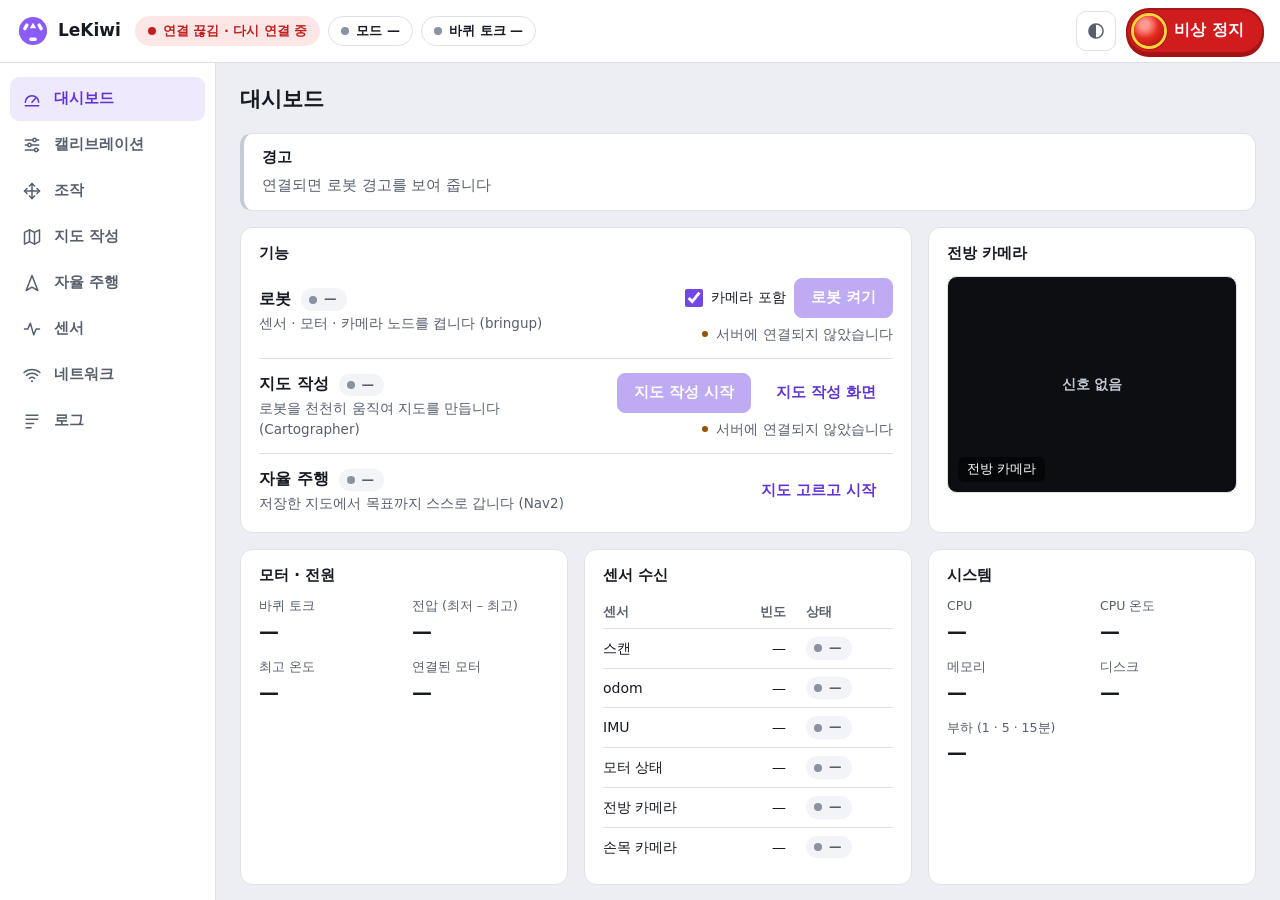
<file: lekiwi_web_operator/web/index.html>
<!doctype html>
<html lang="ko">
<head>
	<meta charset="utf-8">
	<meta name="viewport" content="width=device-width, initial-scale=1, viewport-fit=cover">
	<meta name="color-scheme" content="light dark">
	<title>LeKiwi 웹 오퍼레이터</title>
	<link rel="icon" href="favicon.svg" type="image/svg+xml">
	<link rel="stylesheet" href="css/app.css">
	<script>
		// 밝기를 첫 그림 전에 정한다 (깜박임 방지): 저장해 둔 값, 없거나 저장소를 못 쓰면 시스템 설정.
		// CSS 는 data-theme 하나만 본다 (어두운 색을 두 번 적지 않게).
		document.documentElement.dataset.theme =
			matchMedia('(prefers-color-scheme: dark)').matches ? 'dark' : 'light';
		try {
			const theme = localStorage.getItem('lekiwi-web-operator.theme');
			if (theme === 'light' || theme === 'dark') {
				document.documentElement.dataset.theme = theme;
			}
		} catch {
			// 사생활 보호 모드 등
		}
	</script>
	<script type="module" src="js/app.js"></script>
</head>
<body>
	<header class="topbar">
		<a class="brand" href="#/dashboard">
			<img src="favicon.svg" alt="" width="30" height="30">
			<span class="brand-text">
				<span class="robot-name" id="robot-name">LeKiwi</span>
				<span class="robot-mode" id="robot-mode" aria-hidden="true"></span>
			</span>
		</a>
		<div class="topbar-status">
			<span class="chip" id="chip-link" data-tone="warn" aria-live="polite">
				<span class="dot"></span><span class="chip-text">연결 중</span>
			</span>
			<span class="chip" id="chip-mode" data-tone="neutral">
				<span class="dot"></span><span class="chip-text">모드 —</span>
			</span>
			<span class="chip" id="chip-motor" data-tone="neutral">
				<span class="dot"></span>
				<span><span class="wide-only">바퀴 </span><span class="chip-text">토크 —</span></span>
			</span>
			<span class="control" id="control"></span>
		</div>
		<div class="topbar-actions">
			<button type="button" class="icon-btn" id="theme-toggle" aria-label="밝기 바꾸기">
				<svg viewBox="0 0 24 24" aria-hidden="true">
					<circle cx="12" cy="12" r="8.5"/><path d="M12 3.5a8.5 8.5 0 0 0 0 17z"/>
				</svg>
			</button>
			<button type="button" class="estop" id="estop" data-estop
				aria-label="비상 정지: 바퀴를 멈추고 바퀴 · 팔 토크를 끄고 (편 팔은 떨어집니다) 자율 주행 목표를 취소합니다">
				<span class="estop-knob" aria-hidden="true"></span>
				<span>비상 정지</span>
			</button>
		</div>
	</header>

	<p class="estop-banner" id="estop-banner" role="alert" hidden></p>

	<nav class="sidenav" aria-label="화면">
		<a href="#/dashboard" data-route="dashboard">
			<svg viewBox="0 0 24 24" aria-hidden="true">
				<path d="M4 16a8 8 0 0 1 16 0"/><path d="M12 16l4-4.5"/><path d="M4 20h16"/>
			</svg>
			<span>대시보드</span>
		</a>
		<a href="#/calibration" data-route="calibration">
			<svg viewBox="0 0 24 24" aria-hidden="true">
				<path d="M4 6h9M17 6h3M4 12h3M11 12h9M4 18h11M19 18h1"/>
				<circle cx="15" cy="6" r="2"/><circle cx="9" cy="12" r="2"/><circle cx="17" cy="18" r="2"/>
			</svg>
			<!-- 휴대폰 탭바 (8칸)에는 '캘리브레이션'이 들어가지 않아 '보정'으로 줄인다 -->
			<span class="nav-full">캘리브레이션</span><span class="nav-short">보정</span>
		</a>
		<a href="#/drive" data-route="drive">
			<svg viewBox="0 0 24 24" aria-hidden="true">
				<path d="M12 3v18M3 12h18"/>
				<path d="M9 6l3-3 3 3M9 18l3 3 3-3M6 9l-3 3 3 3M18 9l3 3-3 3"/>
			</svg>
			<span>조작</span>
		</a>
		<a href="#/mapping" data-route="mapping">
			<svg viewBox="0 0 24 24" aria-hidden="true">
				<path d="M3 6.5l6-3 6 3 6-3v14l-6 3-6-3-6 3z"/><path d="M9 3.5v14M15 6.5v14"/>
			</svg>
			<span>지도 작성</span>
		</a>
		<a href="#/navigation" data-route="navigation">
			<svg viewBox="0 0 24 24" aria-hidden="true"><path d="M12 3l7 18-7-4-7 4z"/></svg>
			<span>자율 주행</span>
		</a>
		<a href="#/sensors" data-route="sensors">
			<svg viewBox="0 0 24 24" aria-hidden="true"><path d="M3 12h4l3-7 4 14 3-7h4"/></svg>
			<span>센서</span>
		</a>
		<a href="#/network" data-route="network">
			<svg viewBox="0 0 24 24" aria-hidden="true">
				<path d="M2.5 9a14 14 0 0 1 19 0"/><path d="M5.5 12.5a9.5 9.5 0 0 1 13 0"/>
				<path d="M8.8 16a5 5 0 0 1 6.4 0"/>
				<circle cx="12" cy="19.5" r="1.3" fill="currentColor" stroke="none"/>
			</svg>
			<span>네트워크</span>
		</a>
		<a href="#/logs" data-route="logs">
			<svg viewBox="0 0 24 24" aria-hidden="true">
				<path d="M5 5h14M5 10h14M5 15h9M5 20h6"/>
			</svg>
			<span>로그</span>
		</a>
	</nav>

	<main id="main" tabindex="-1"></main>

	<div class="toasts" id="toasts" aria-live="polite"></div>

	<dialog id="confirm" aria-labelledby="confirm-title" aria-describedby="confirm-message">
		<form method="dialog">
			<h2 id="confirm-title"></h2>
			<p id="confirm-message"></p>
			<div class="dialog-actions">
				<!-- 모달이 열려 있는 동안 상단 바는 눌리지 않는다: 여기서도 비상 정지 (누르면 창은 취소로 닫힌다) -->
				<button type="button" class="estop" data-estop
					aria-label="비상 정지: 바퀴를 멈추고 바퀴 · 팔 토크를 끄고 (편 팔은 떨어집니다) 자율 주행 목표를 취소합니다. 이 창은 취소됩니다">
					<span class="estop-knob" aria-hidden="true"></span>
					<span>비상 정지</span>
				</button>
				<button type="submit" value="cancel" class="btn" autofocus>취소</button>
				<button type="submit" value="ok" class="btn btn-primary" id="confirm-ok"></button>
			</div>
		</form>
	</dialog>
</body>
</html>
</file>
<file: lekiwi_web_operator/web/css/app.css>
/* LeKiwi 웹 오퍼레이터: 운용 콘솔 화면. 시스템 글꼴만 쓰고 밝은 · 어두운 화면을 모두 지원한다. */

/* ── 색 · 글꼴 ─────────────────────────────────────────── */

:root {
	color-scheme: light;
	--font: system-ui, 'Noto Sans KR', 'Apple SD Gothic Neo', 'Malgun Gothic', sans-serif;
	--mono: ui-monospace, 'SFMono-Regular', 'DejaVu Sans Mono', 'Noto Sans Mono', monospace;
	--bg: #eceef3;
	--panel: #ffffff;
	--well: #f3f4f7;
	--ink: #161a22;
	--ink-2: #575f6d;
	--ink-3: #8a91a0;
	--line: #dde1e8;
	--line-2: #c5cbd5;
	--accent: #8a5cf5;
	--accent-fill: #7346e8;
	--accent-text: #5f33d6;
	--accent-soft: #efe9fe;
	--ok: #13703f;
	--ok-soft: #e1f3e8;
	--warn: #935400;
	--warn-soft: #fcefd6;
	--danger: #c22020;
	--danger-soft: #fde6e6;
	--info: #1d5cbc;
	--info-soft: #e5edfb;
	--scan: #e5532c;
	--grid: rgba(22, 26, 34, 0.09);
	--map-free: #ffffff;
	--map-occupied: #1b1f27;
	--preview-filter: none;
	--estop: #d01c1c;
	--estop-press: #a51212;
	--shadow: 0 10px 30px rgba(16, 20, 28, 0.16);
	--float-shadow: 0 2px 8px rgba(16, 20, 28, 0.14);
}

/* 시스템 설정을 따를 때도 index.html 첫 스크립트가 data-theme 를 정한다 (어두운 색은 여기 한 곳) */
:root[data-theme='dark'] {
	color-scheme: dark;
	--bg: #111318;
	--panel: #191c23;
	--well: #14161c;
	--ink: #e8eaef;
	--ink-2: #a3aab7;
	--ink-3: #6f7685;
	--line: #2a2e38;
	--line-2: #3b414e;
	--accent: #9d7bff;
	--accent-fill: #7a4ff0;
	--accent-text: #b9a3ff;
	--accent-soft: #2a2343;
	--ok: #53cf8d;
	--ok-soft: #15291f;
	--warn: #f0b252;
	--warn-soft: #33270f;
	--danger: #ff6e6e;
	--danger-soft: #3a1b1d;
	--info: #7eb0ff;
	--info-soft: #172741;
	--scan: #ff7b52;
	--grid: rgba(232, 234, 239, 0.08);
	--map-free: #22262f;
	--map-occupied: #dfe3ea;
	--preview-filter: invert(0.88);
	--estop: #d82222;
	--estop-press: #ad1616;
	--shadow: 0 10px 30px rgba(0, 0, 0, 0.5);
	--float-shadow: 0 2px 8px rgba(0, 0, 0, 0.45);
}

/* ── 바탕 · 뼈대 ───────────────────────────────────────── */

*,
*::before,
*::after {
	box-sizing: border-box;
}

[hidden] {
	display: none !important;
}

body {
	display: grid;
	grid-template:
		'top top' auto
		'banner banner' auto
		'nav main' minmax(0, 1fr) / 216px minmax(0, 1fr);
	height: 100vh;
	height: 100dvh;
	margin: 0;
	overflow: hidden;
	background: var(--bg);
	color: var(--ink);
	font: 15px/1.5 var(--font);
	font-variant-numeric: tabular-nums;
	-webkit-font-smoothing: antialiased;
	-webkit-text-size-adjust: 100%;
}

main {
	grid-area: main;
	min-width: 0;
	padding: 20px 24px 40px;
	overflow-y: auto;
	outline: none;
}

h1,
h2,
h3 {
	margin: 0;
	line-height: 1.3;
}

h1 {
	font-size: 21px;
	font-weight: 700;
}

h2 {
	margin-bottom: 12px;
	font-size: 15px;
	font-weight: 600;
}

h3 {
	font-size: 15px;
	font-weight: 600;
}

a {
	color: var(--accent-text);
}

:focus-visible {
	outline: 3px solid var(--accent);
	outline-offset: 2px;
}

kbd {
	display: inline-grid;
	place-items: center;
	min-width: 26px;
	height: 24px;
	padding: 0 6px;
	border: 1px solid var(--line-2);
	border-bottom-width: 2px;
	border-radius: 6px;
	background: var(--well);
	color: var(--ink);
	font: 600 12px/1 var(--font);
}

.mono {
	font-family: var(--mono);
	font-size: 13px;
}

.page-head {
	display: flex;
	flex-wrap: wrap;
	align-items: center;
	gap: 12px;
	min-height: 34px;
	margin-bottom: 16px;
}

/* ── 상단 바 ───────────────────────────────────────────── */

.topbar {
	grid-area: top;
	display: flex;
	align-items: center;
	gap: 14px;
	min-height: 62px;
	padding: 8px 16px 8px 18px;
	border-bottom: 1px solid var(--line);
	background: var(--panel);
}

.brand {
	display: flex;
	flex: none;
	align-items: center;
	gap: 10px;
	min-width: 0;
	max-width: 230px;
	color: inherit;
	text-decoration: none;
}

.brand-text {
	display: grid;
	min-width: 0;
	line-height: 1.25;
}

.robot-name {
	overflow: hidden;
	font-size: 17px;
	font-weight: 700;
	text-overflow: ellipsis;
	white-space: nowrap;
}

/* 휴대폰에서만: 모드 칩 대신 로봇 이름 아래 작은 글자 */
.robot-mode {
	display: none;
	color: var(--ink-2);
	font-size: 12px;
	font-weight: 600;
	white-space: nowrap;
}

.topbar-status {
	display: flex;
	flex: 1;
	align-items: center;
	gap: 8px;
	min-width: 0;
	overflow: hidden;
}

.control {
	display: inline-flex;
	align-items: center;
	gap: 8px;
}

.topbar-actions {
	display: flex;
	flex: none;
	align-items: center;
	gap: 10px;
	margin-left: auto;
}

.icon-btn {
	display: inline-grid;
	place-items: center;
	width: 40px;
	height: 40px;
	border: 1px solid var(--line);
	border-radius: 10px;
	background: var(--panel);
	color: var(--ink-2);
	cursor: pointer;
}

.icon-btn:hover {
	color: var(--ink);
	background: var(--well);
}

.icon-btn svg {
	width: 20px;
	height: 20px;
	fill: none;
	stroke: currentColor;
	stroke-width: 1.8;
}

.icon-btn svg path {
	fill: currentColor;
	stroke: none;
}

/* 비상 정지: 화면에서 하나뿐인 큰 소리. 노란 받침 위 빨간 버섯 버튼 모양 */
.estop {
	display: inline-flex;
	align-items: center;
	gap: 10px;
	min-height: 46px;
	padding: 0 20px 0 8px;
	border: 0;
	border-radius: 999px;
	background: var(--estop);
	color: #fff;
	font: inherit;
	font-size: 15.5px;
	font-weight: 800;
	letter-spacing: 0.01em;
	white-space: nowrap;
	box-shadow: inset 0 0 0 2px rgba(0, 0, 0, 0.2), 0 3px 0 var(--estop-press);
	cursor: pointer;
	touch-action: none;   /* 누르는 순간(pointerdown) 보낸다: 끌어도 화면 이동 · 확대로 가로채지 않게 */
}

.estop:hover:not(:disabled) {
	filter: brightness(1.07);
}

/* 보기 전용 화면: 보이되 누를 수 없다는 것이 바로 보이게 */
.estop:disabled {
	box-shadow: none;
	cursor: not-allowed;
	filter: grayscale(0.7);
	opacity: 0.5;
}

.estop:active:not(:disabled) {
	background: var(--estop-press);
	box-shadow: inset 0 0 0 2px rgba(0, 0, 0, 0.25);
	transform: translateY(3px);
}

.estop:focus-visible {
	outline: 3px solid var(--ink);
	outline-offset: 3px;
}

.estop-knob {
	flex: none;
	width: 30px;
	height: 30px;
	border-radius: 50%;
	background: radial-gradient(circle at 36% 30%, #ff9a8f 0 14%, #e5291f 48%, #9c0f0f 100%);
	box-shadow: 0 0 0 3px #ffd43b, 0 0 0 4px rgba(0, 0, 0, 0.25);
}

/* 비상 정지가 걸려 있는 동안 모든 화면 위쪽에 (어느 화면에서 눌렀든) */
.estop-banner {
	grid-area: banner;
	display: flex;
	align-items: center;
	gap: 10px;
	margin: 0;
	padding: 10px 18px;
	border-bottom: 1px solid var(--line);
	background: var(--danger-soft);
	color: var(--danger);
	font-size: 14.5px;
	font-weight: 700;
}

.estop-banner::before {
	content: '';
	flex: none;
	width: 10px;
	height: 10px;
	border-radius: 50%;
	background: var(--danger);
}

/* ── 상태 표시 (점 + 글자) ─────────────────────────────── */

.chip,
.badge {
	display: inline-flex;
	align-items: center;
	gap: 7px;
	white-space: nowrap;
}

.chip {
	flex: none;
	height: 30px;
	padding: 0 12px;
	border: 1px solid var(--line);
	border-radius: 999px;
	background: var(--panel);
	color: var(--ink);
	font-size: 13px;
	font-weight: 600;
}

.badge {
	max-width: 100%;
	padding: 2px 10px 2px 8px;
	border-radius: 999px;
	background: var(--well);
	color: var(--ink-2);
	font-size: 12.5px;
	font-weight: 600;
	line-height: 1.5;
	white-space: normal;
}

.dot {
	flex: none;
	width: 8px;
	height: 8px;
	border-radius: 50%;
	background: var(--ink-3);
}

[data-tone='ok'] > .dot {
	background: var(--ok);
}

[data-tone='warn'] > .dot {
	background: var(--warn);
}

[data-tone='danger'] > .dot {
	background: var(--danger);
}

[data-tone='info'] > .dot {
	background: var(--info);
}

[data-tone='accent'] > .dot {
	background: var(--accent);
}

.chip[data-tone='warn'] {
	border-color: transparent;
	background: var(--warn-soft);
	color: var(--warn);
}

.chip[data-tone='danger'] {
	border-color: transparent;
	background: var(--danger-soft);
	color: var(--danger);
}

.chip[data-tone='accent'] {
	border-color: var(--accent);
	color: var(--accent-text);
}

.badge[data-tone='ok'] {
	background: var(--ok-soft);
	color: var(--ok);
}

.badge[data-tone='warn'] {
	background: var(--warn-soft);
	color: var(--warn);
}

.badge[data-tone='danger'] {
	background: var(--danger-soft);
	color: var(--danger);
}

.badge[data-tone='info'] {
	background: var(--info-soft);
	color: var(--info);
}

.badge[data-tone='accent'] {
	background: var(--accent-soft);
	color: var(--accent-text);
}

/* ── 왼쪽 탐색 ─────────────────────────────────────────── */

.sidenav {
	grid-area: nav;
	display: flex;
	flex-direction: column;
	gap: 2px;
	padding: 14px 10px;
	overflow-y: auto;
	border-right: 1px solid var(--line);
	background: var(--panel);
}

.sidenav a {
	display: flex;
	align-items: center;
	gap: 12px;
	min-height: 44px;
	padding: 0 12px;
	border-radius: 9px;
	color: var(--ink-2);
	font-size: 14.5px;
	font-weight: 600;
	text-decoration: none;
}

.sidenav a:hover {
	background: var(--well);
	color: var(--ink);
}

.sidenav a[aria-current='page'] {
	background: var(--accent-soft);
	color: var(--accent-text);
}

.nav-short {
	display: none;
}

.sidenav svg {
	flex: none;
	width: 20px;
	height: 20px;
	fill: none;
	stroke: currentColor;
	stroke-width: 1.8;
	stroke-linecap: round;
	stroke-linejoin: round;
}

/* ── 버튼 · 입력 ───────────────────────────────────────── */

.btn {
	display: inline-flex;
	align-items: center;
	justify-content: center;
	gap: 8px;
	min-height: 40px;
	padding: 0 16px;
	border: 1px solid var(--line-2);
	border-radius: 8px;
	background: var(--panel);
	color: var(--ink);
	font: inherit;
	font-size: 14.5px;
	font-weight: 600;
	line-height: 1.2;
	text-decoration: none;
	white-space: nowrap;
	cursor: pointer;
}

.btn:hover:not(:disabled) {
	background: var(--well);
}

.btn:active:not(:disabled) {
	transform: translateY(1px);
}

.btn:disabled {
	cursor: not-allowed;
	opacity: 0.45;
}

.btn-primary {
	border-color: var(--accent-fill);
	background: var(--accent-fill);
	color: #fff;
}

.btn-primary:hover:not(:disabled) {
	background: var(--accent-fill);
	filter: brightness(1.08);
}

.btn-danger {
	border-color: var(--danger);
	color: var(--danger);
}

.btn-danger:hover:not(:disabled) {
	background: var(--danger-soft);
}

.btn-danger-fill {
	border-color: var(--estop);
	background: var(--estop);
	color: #fff;
}

.btn-danger-fill:hover:not(:disabled) {
	background: var(--estop);
	filter: brightness(1.08);
}

.btn-ghost {
	border-color: transparent;
	background: transparent;
	color: var(--accent-text);
}

.btn-ghost:hover:not(:disabled) {
	background: var(--accent-soft);
}

.btn-small {
	min-height: 34px;
	padding: 0 12px;
	font-size: 13.5px;
}

.btn-float {
	box-shadow: var(--float-shadow);
}

.actions {
	display: flex;
	flex-wrap: wrap;
	align-items: center;
	gap: 8px;
}

.panel-actions {
	margin-top: 14px;
}

.panel-actions:not(:has(.btn:not([hidden]))) {
	display: none;
}

.check {
	display: inline-flex;
	align-items: center;
	gap: 8px;
	min-height: 40px;
	font-size: 14px;
	cursor: pointer;
}

.check input {
	width: 18px;
	height: 18px;
	margin: 0;
	accent-color: var(--accent-fill);
}

.check:has(input:disabled) {
	color: var(--ink-3);
	cursor: not-allowed;
}

.field-label {
	display: block;
	margin-bottom: 6px;
	color: var(--ink-2);
	font-size: 13px;
	font-weight: 600;
}

.input {
	width: 100%;
	min-height: 42px;
	margin-bottom: 12px;
	padding: 0 12px;
	border: 1px solid var(--line-2);
	border-radius: 8px;
	background: var(--panel);
	color: var(--ink);
	font: inherit;
}

/* 세그먼트 (지도 도구 · 로그 고르기) */
.seg {
	display: inline-flex;
	flex-wrap: wrap;
	gap: 2px;
	padding: 3px;
	border: 1px solid var(--line);
	border-radius: 10px;
	background: var(--panel);
}

.seg button {
	min-height: 34px;
	padding: 0 12px;
	border: 0;
	border-radius: 7px;
	background: transparent;
	color: var(--ink-2);
	font: inherit;
	font-size: 13.5px;
	font-weight: 600;
	cursor: pointer;
}

/* 눌린 칸은 빼야 고른 칸이 보인다 (터치 화면은 누른 뒤에도 hover 가 남는다) */
.seg button:hover:not(:disabled, [aria-pressed='true']) {
	background: var(--well);
	color: var(--ink);
}

.seg button[aria-pressed='true'] {
	background: var(--accent-fill);
	color: #fff;
}

.seg button:disabled {
	cursor: not-allowed;
	opacity: 0.4;
}

.seg-float {
	box-shadow: var(--float-shadow);
}

@media (pointer: coarse) {
	.btn,
	.btn-small,
	.seg button {
		min-height: 44px;
	}

	.icon-btn {
		width: 44px;
		height: 44px;
	}
}

/* ── 판 · 읽음 칸 · 안내 ───────────────────────────────── */

.panel {
	min-width: 0;
	padding: 16px 18px 18px;
	border: 1px solid var(--line);
	border-radius: 12px;
	background: var(--panel);
}

.panel-head {
	display: flex;
	flex-wrap: wrap;
	align-items: center;
	justify-content: space-between;
	gap: 8px 12px;
	margin-bottom: 12px;
}

.panel-head h2 {
	margin: 0;
}

.sub {
	margin: 16px 0 8px;
	color: var(--ink-2);
	font-size: 13px;
}

.readouts {
	display: grid;
	grid-template-columns: repeat(auto-fill, minmax(112px, 1fr));
	gap: 14px 16px;
	margin: 0;
}

.readout {
	min-width: 0;
}

.readout dt {
	color: var(--ink-2);
	font-size: 12.5px;
	word-break: keep-all;   /* 좁은 휴대폰에서 '예상 시간 (어' · '림)' 처럼 낱말 가운데서 꺾이지 않게 */
}

.readout dd {
	margin: 2px 0 0;
	font-size: 20px;
	font-weight: 600;
	line-height: 1.3;
	overflow-wrap: anywhere;
}

.readout dd[data-unit]:not(.is-empty)::after {
	content: ' ' attr(data-unit);
	color: var(--ink-2);
	font-size: 13px;
	font-weight: 500;
}

/* 각도는 띄우지 않는다 (156.6° · 20°/s) */
.readout dd[data-unit='°']:not(.is-empty)::after,
.readout dd[data-unit='°/s']:not(.is-empty)::after {
	content: attr(data-unit);
}

.readouts-small dd {
	font-size: 16px;
}

/* x · y · z 처럼 셋이 한 묶음인 값은 좁은 화면에서도 한 줄에 */
.readouts-3 {
	grid-template-columns: repeat(3, minmax(0, 1fr));
}

.readouts-text {
	grid-template-columns: repeat(auto-fill, minmax(150px, 1fr));
}

.readouts-text dd {
	font-size: 15px;
}

.guide {
	margin: 0 0 12px;
	color: var(--ink-2);
	font-size: 13.5px;
}

.guide:empty {
	display: none;
}

/* 눌리지 않는 이유: 버튼 바로 아래에 늘 글자로 */
.reason {
	display: flex;
	gap: 8px;
	margin: 10px 0 0;
	color: var(--ink-2);
	font-size: 13.5px;
}

.reason::before {
	content: '';
	flex: none;
	width: 6px;
	height: 6px;
	margin-top: 0.55em;
	border-radius: 50%;
	background: var(--warn);
}

.notice {
	margin: 0 0 14px;
	padding: 10px 12px;
	border-radius: 9px;
	background: var(--warn-soft);
	color: var(--warn);
	font-size: 14px;
	font-weight: 600;
}

.reason:empty,
.notice:empty,
.hint:empty,
.save-result:empty,
.fault-list:empty,
.pick-list:empty,
.power-line:empty,
.url-list:empty,
.warning-list:empty {
	display: none;
}

.hint {
	margin: 14px 0 0;
	color: var(--ink-2);
	font-size: 13px;
	word-break: keep-all;   /* '바 / 로' · '닫 / 거나' 처럼 낱말 가운데서 꺾이지 않게 */
}

.feature-off {
	margin: 0 0 12px;
	padding: 10px 12px;
	border-radius: 9px;
	background: var(--well);
	color: var(--ink-2);
	font-size: 13.5px;
}

.is-calm {
	color: var(--ink-2);
	list-style: none;
}

/* ── 표 ────────────────────────────────────────────────── */

.table {
	width: 100%;
	border-collapse: collapse;
	font-size: 14px;
}

.table th {
	padding: 6px 10px;
	border-bottom: 1px solid var(--line);
	color: var(--ink-2);
	font-size: 12.5px;
	font-weight: 600;
	text-align: left;
	white-space: nowrap;
}

.table td {
	padding: 8px 10px;
	border-bottom: 1px solid var(--line);
	white-space: nowrap;
}

.table tr:last-child td {
	border-bottom: 0;
}

.table th:first-child,
.table td:first-child {
	padding-left: 0;
}

.table .num {
	text-align: right;
}

.table-wrap {
	overflow-x: auto;
}

/* 좁은 표에서 '연결' 같은 배지가 한 글자씩 꺾이지 않게 (넘치면 표가 옆으로 밀린다) */
.table .badge {
	white-space: nowrap;
}

/* ── 고르기 목록 (지도 · 와이파이) ─────────────────────── */

.pick-list {
	display: grid;
	gap: 6px;
	max-height: 300px;
	margin: 0 0 12px;
	padding: 0;
	overflow-y: auto;
	list-style: none;
}

.pick {
	display: grid;
	grid-template-columns: minmax(0, 1fr) auto;
	align-items: center;
	gap: 2px 8px;
	width: 100%;
	padding: 10px 12px;
	border: 1px solid var(--line);
	border-radius: 9px;
	background: var(--panel);
	color: var(--ink);
	font: inherit;
	text-align: left;
	cursor: pointer;
}

.pick:hover:not(:disabled) {
	background: var(--well);
}

.pick[aria-pressed='true'] {
	border-color: var(--accent);
	background: var(--accent-soft);
	box-shadow: inset 0 0 0 1px var(--accent);
}

.pick-name {
	font-weight: 600;
	overflow-wrap: anywhere;
}

.pick-meta {
	grid-column: 1 / -1;
	color: var(--ink-2);
	font-size: 12.5px;
}

/* ── canvas · 카메라 우물 ──────────────────────────────── */

.well {
	position: relative;
	overflow: hidden;
	border: 1px solid var(--line);
	border-radius: 10px;
	background: var(--well);
}

.map-view canvas,
.radar-view canvas {
	position: absolute;
	inset: 0;
	display: block;
	width: 100%;
	height: 100%;
	touch-action: none;
}

.map-view canvas {
	cursor: grab;
}

.map-view canvas:active {
	cursor: grabbing;
}

.map-view canvas[data-tool='initial'],
.map-view canvas[data-tool='goal'] {
	cursor: crosshair;
}

.map-bar {
	position: absolute;
	top: 10px;
	right: 10px;
	left: 10px;
	z-index: 1;
	display: flex;
	align-items: flex-start;
	justify-content: space-between;
	gap: 8px;
	pointer-events: none;
}

.map-bar > * {
	pointer-events: auto;
}

.map-note {
	position: absolute;
	bottom: 10px;
	left: 10px;
	margin: 0;
	padding: 6px 10px;
	border-radius: 8px;
	background: var(--warn-soft);
	color: var(--warn);
	font-size: 13px;
	font-weight: 600;
}

.canvas-empty {
	position: absolute;
	inset: 0;
	display: grid;
	place-items: center;
	margin: 0;
	padding: 16px;
	color: var(--ink-2);
	font-size: 14px;
	text-align: center;
	pointer-events: none;
}

.radar-view .canvas-empty {
	place-items: end center;
	padding-bottom: 12px;
}

.map-well {
	height: clamp(360px, calc(100dvh - 190px), 1100px);
}

.radar-well {
	aspect-ratio: 1;
}

.camera-well {
	aspect-ratio: 4 / 3;
	background: #0c0e12;
}

.camera-view img {
	position: absolute;
	inset: 0;
	width: 100%;
	height: 100%;
	object-fit: contain;
}

.camera-view img:not([src]) {
	display: none;
}

.camera-view:not(.is-live) img {
	opacity: 0.3;
}

.camera-view.is-live .canvas-empty {
	display: none;
}

.camera-view .canvas-empty {
	color: #c4c9d3;
	font-weight: 600;
}

.camera-tag {
	position: absolute;
	bottom: 10px;
	left: 10px;
	margin: 0;
	padding: 3px 9px;
	border-radius: 6px;
	background: rgba(0, 0, 0, 0.55);
	color: #fff;
	font-size: 12.5px;
}

/* 테두리 · 바탕은 두지 않는다: 어두운 화면의 반전 필터가 그것까지 밝게 뒤집는다 */
.map-preview {
	display: block;
	width: 100%;
	max-height: 180px;
	margin-bottom: 12px;
	object-fit: contain;
	filter: var(--preview-filter);
}

/* ── 대시보드 ──────────────────────────────────────────── */

/* 한 줄의 카드는 높이를 맞춘다 (기본 stretch) */
.dash {
	display: grid;
	grid-template-columns: repeat(12, minmax(0, 1fr));
	gap: 16px;
}

.dash > * {
	grid-column: span 4;
}

.dash-warnings {
	grid-column: 1 / -1;
	padding-top: 14px;
	padding-bottom: 14px;
	border-left: 4px solid var(--line-2);
}

.dash-warnings h2 {
	margin: 0;
}

.dash-warnings[data-tone='ok'] {
	border-left-color: var(--ok);
}

.dash-warnings[data-tone='warn'] {
	border-color: transparent;
	border-left-color: var(--warn);
	background: var(--warn-soft);
}

.dash-warnings[data-tone='warn'] h2,
.dash-warnings[data-tone='warn'] li {
	color: var(--warn);
}

.warning-list {
	margin: 6px 0 0;
	padding-left: 20px;
}

.warning-list .is-calm {
	margin-left: -20px;
}

.dash-features {
	grid-column: span 8;
}

.dash-robot {
	grid-column: span 5;
}

.dash-nodes {
	grid-column: span 7;
}

.features {
	margin: 0;
	padding: 0;
	list-style: none;
}

.feature {
	display: grid;
	grid-template-columns: minmax(0, 1fr) auto;
	align-items: center;
	gap: 10px 20px;
	padding: 14px 0;
	border-top: 1px solid var(--line);
}

.feature:first-child {
	padding-top: 2px;
	border-top: 0;
}

.feature:last-child {
	padding-bottom: 0;
}

.feature-head {
	display: flex;
	flex-wrap: wrap;
	align-items: center;
	gap: 6px 10px;
}

.feature-head h3 {
	font-size: 16px;
}

.feature-about,
.feature-meta {
	margin: 2px 0 0;
	color: var(--ink-2);
	font-size: 13.5px;
}

.feature-meta:empty {
	display: none;
}

.feature-side {
	display: flex;
	flex-direction: column;
	align-items: flex-end;
}

.feature-side .actions {
	justify-content: flex-end;
}

.feature-side .reason {
	margin-top: 6px;
}

.fault-list,
.url-list {
	display: flex;
	flex-wrap: wrap;
	gap: 6px;
	margin: 14px 0 0;
	padding: 0;
	list-style: none;
}

.url-list {
	flex-direction: column;
	gap: 2px;
	font-size: 13.5px;
}

.power-line {
	margin: 14px 0 0;
}

@media (max-width: 1279px) {
	.dash > *,
	.dash-robot,
	.dash-nodes {
		grid-column: span 6;
	}

	.dash-features {
		grid-column: span 7;
	}

	.dash-camera {
		grid-column: span 5;
	}
}

@media (max-width: 1023px) {
	.dash > *,
	.dash-features,
	.dash-camera,
	.dash-robot,
	.dash-nodes {
		grid-column: 1 / -1;
	}

	.dash-camera .camera-well {
		max-width: 480px;
	}
}

@media (max-width: 759px) {
	.feature {
		grid-template-columns: minmax(0, 1fr);
	}

	.feature-side {
		align-items: stretch;
	}

	.feature-side .actions {
		justify-content: flex-start;
	}
}

/* ── 조작 ──────────────────────────────────────────────── */

.drive {
	display: grid;
	grid-template-columns: minmax(0, 1fr) 372px;
	grid-template-areas: 'main side';
	align-items: start;
	gap: 16px;
}

/* 왼쪽 칸: 카메라 무대 + 레이더 · 속도 */
.drive-main {
	display: grid;
	grid-area: main;
	gap: 16px;
	min-width: 0;
}

/* 데스크톱: 긴 오른쪽 칸(조작 + 텔레오퍼레이션)을 내려 팔을 다루는 동안에도 카메라 · 레이더가 보이게 */
@media (min-width: 1100px) {
	.drive-main {
		position: sticky;
		top: 0;
	}
}

.camera-stage {
	position: relative;
}

.cam-main {
	width: 100%;
	min-height: 220px;
	max-height: calc(100dvh - 456px);   /* 1440×900 에서 레이더까지 스크롤 없이 */
}

.cam-pip {
	position: absolute;
	right: 12px;
	bottom: 12px;
	z-index: 1;
	width: 27%;
	min-width: 120px;
	border: 2px solid var(--panel);
	box-shadow: var(--shadow);
}

.cam-pip .camera-tag,
.nav-cameras .camera-tag {
	bottom: 6px;
	left: 6px;
	font-size: 11.5px;
}

.cam-swap {
	position: absolute;
	top: 10px;
	right: 10px;
	z-index: 2;
}

/* 오른쪽 칸: 조작 묶음 아래 텔레오퍼레이션 (팔) */
.drive-side {
	display: grid;
	grid-area: side;
	gap: 16px;
	min-width: 0;
}

.drive-bottom {
	display: grid;
	grid-template-columns: 260px minmax(0, 1fr);
	align-items: start;
	gap: 16px;
}

/* 세로 화면: 카메라 → 조작 · 텔레오퍼레이션 → 레이더 · 속도 (왼쪽 칸 묶음을 풀어 순서를 정한다) */
@media (max-width: 1099px) and (orientation: portrait) {
	.drive {
		grid-template-columns: minmax(0, 1fr);
		grid-template-areas: 'stage' 'side' 'bottom';
	}

	.drive-main {
		display: contents;
	}

	.camera-stage {
		grid-area: stage;
	}

	.drive-bottom {
		grid-area: bottom;
	}

	.cam-main {
		max-height: none;
	}
}

/* 가로로 놓은 태블릿 (1024×768 · 1080×810): 카메라와 패드를 나란히 두어 한 화면에 보이게 */
@media (max-width: 1099px) and (orientation: landscape) {
	.drive {
		grid-template-columns: minmax(0, 1fr) minmax(260px, 38%);
	}

	.cam-main {
		max-height: calc(100dvh - 190px);
	}
}

@media (max-width: 599px) {
	.drive-bottom {
		grid-template-columns: minmax(0, 1fr);
	}

	.cam-swap {
		top: 8px;
		right: 8px;
	}

	/* 휴대폰의 작은 화면 속 화면은 이름만 (fps 글자가 영상을 가린다) */
	.cam-pip [data-k='fps'] {
		display: none;
	}
}

/* 조작 묶음: 패드는 키보드 Q W E / A S D 배치 그대로 */
.teleop .actions {
	margin-bottom: 12px;
}

.teleop .actions .btn {
	flex: 1 1 140px;
}

.pad {
	display: grid;
	grid-template-columns: repeat(3, minmax(0, 1fr));
	gap: 8px;
	touch-action: none;
	user-select: none;
	-webkit-user-select: none;
	-webkit-touch-callout: none;
}

.pad button {
	display: grid;
	place-items: center;
	align-content: center;
	gap: 3px;
	min-height: 76px;
	padding: 6px;
	border: 1px solid var(--line-2);
	border-radius: 12px;
	background: var(--well);
	color: var(--ink);
	font: inherit;
	box-shadow: 0 2px 0 var(--line-2);
	cursor: pointer;
}

.pad-key {
	font-size: 20px;
	font-weight: 700;
	line-height: 1;
}

.pad-hint {
	color: var(--ink-2);
	font-size: 12px;
	word-break: keep-all;   /* 좁은 패드에서도 '회 / 전' 처럼 낱말 가운데서 꺾이지 않게 */
}

.pad button.is-held {
	border-color: var(--accent-fill);
	background: var(--accent-fill);
	color: #fff;
	box-shadow: none;
	transform: translateY(2px);
}

.pad button.is-held .pad-hint {
	color: rgba(255, 255, 255, 0.85);
}

.pad .pad-stop {
	display: flex;
	grid-column: 1 / -1;
	align-items: center;
	justify-content: center;
	gap: 10px;
	min-height: 48px;
}

.pad .pad-stop .pad-key {
	font-size: 16px;
}

.pad button[aria-disabled='true'] {
	cursor: not-allowed;
	opacity: 0.4;
}

.teleop.is-compact .pad button {
	min-height: 58px;
}

.level {
	display: grid;
	grid-template-columns: minmax(0, 1fr) auto;
	align-items: baseline;
	gap: 2px 12px;
	margin-top: 16px;
}

.level label {
	color: var(--ink-2);
	font-size: 13.5px;
	font-weight: 600;
}

.level label b {
	color: var(--ink);
}

.level output {
	font-weight: 600;
}

.level input {
	grid-column: 1 / -1;
	width: 100%;
	height: 32px;
	margin: 0;
	accent-color: var(--accent-fill);
}

.keys {
	display: grid;
	grid-template-columns: repeat(2, minmax(0, 1fr));
	gap: 8px 14px;
	margin: 14px 0 0;
	padding-top: 14px;
	border-top: 1px solid var(--line);
	font-size: 13px;
}

.keys div {
	display: flex;
	align-items: center;
	gap: 8px;
}

.keys dt {
	display: flex;
	flex: none;
	gap: 4px;
}

.keys dd {
	margin: 0;
	color: var(--ink-2);
}

.keys-short {
	margin: 12px 0 0;
	color: var(--ink-2);
	font-size: 13px;
	line-height: 2.1;
}

/* 텔레오퍼레이션 묶음: PC 에이전트 · 리더암 · 팔, 칸마다 위에 구분선 */
.arm-part {
	padding-top: 14px;
	border-top: 1px solid var(--line);
}

.arm-part + .arm-part {
	margin-top: 16px;
}

.arm-label {
	margin-bottom: 8px;
	color: var(--ink-2);
	font-size: 12.5px;
	font-weight: 600;
	letter-spacing: 0.02em;
}

.arm-line {
	display: flex;
	flex-wrap: wrap;
	align-items: center;
	gap: 6px 10px;
	margin: 0;
	font-size: 13.5px;
}

.arm-line > span {
	display: inline-flex;
	flex-wrap: wrap;
	align-items: center;
	gap: 6px 10px;
	color: var(--ink-2);
	overflow-wrap: anywhere;
}

.arm-line > span:empty {
	display: none;
}

.arm-part .actions {
	margin-top: 10px;
}

.arm-part .actions .btn {
	flex: 1 1 120px;
}

.arm-part .reason {
	margin-top: 8px;
}

.arm-part .reason + .arm-line,
.arm-part .actions + .arm-line {
	margin-top: 12px;
}

.arm-note {
	margin: 10px 0 6px;
	color: var(--ink-2);
	font-size: 13px;
}

/* 실행 명령: 줄을 바꿔 다 보이게 (휴대폰에서도 옆으로 밀리지 않게) */
.run-cmd {
	display: flex;
	align-items: flex-start;
	gap: 8px;
	padding: 8px 8px 8px 12px;
	border: 1px solid var(--line);
	border-radius: 9px;
	background: var(--well);
}

.run-cmd code {
	flex: 1;
	min-width: 0;
	padding-top: 6px;
	font-size: 12.5px;
	line-height: 1.5;
	overflow-wrap: anywhere;
	user-select: all;
}

.run-cmd .btn {
	flex: none;
}

.leader-fields {
	display: grid;
	grid-template-columns: minmax(0, 1fr) minmax(96px, 36%);
	gap: 0 10px;
}

.leader-fields .input {
	margin-bottom: 0;
	text-overflow: ellipsis;
}

.leader-fields .input:disabled {
	color: var(--ink-2);
	cursor: not-allowed;
	opacity: 0.7;
}

.arm-error {
	margin: 8px 0 0;
	color: var(--danger);
	font-size: 13.5px;
	font-weight: 600;
}

.arm-error:empty {
	display: none;
}

.arm-warnings {
	margin: 10px 0 0;
	padding: 0 0 0 18px;
	color: var(--warn);
	font-size: 13px;
	font-weight: 600;
}

.arm-joints {
	margin-top: 12px;
	font-size: 13.5px;
}

.arm-caption {
	padding-bottom: 6px;
	color: var(--ink-3);
	font-size: 12px;
	text-align: left;
	caption-side: top;
}

.arm-joints tbody th {
	padding-left: 0;
	color: var(--ink);
	font-size: 13.5px;
	font-weight: 500;
}

.arm-joints td,
.arm-joints th {
	padding-top: 6px;
	padding-bottom: 6px;
}

.arm-joints tr:last-child th {
	border-bottom: 0;
}

/* 키보드가 없는 터치 기기(휴대폰 · 태블릿)에서는 키 안내를 숨긴다 */
@media (hover: none) {
	.keys,
	.keys-short {
		display: none;
	}
}

/* ── 지도 작성 · 자율 주행 ─────────────────────────────── */

.split {
	display: grid;
	grid-template-columns: minmax(0, 1fr) 372px;
	align-items: start;
	gap: 16px;
}

.split-main {
	min-width: 0;
}

.split-main .guide {
	margin-top: 12px;
}

/* 자율 주행: 지도 아래 이유 · 안내 두 줄까지 한 화면에 */
.split-main .map-well {
	height: clamp(360px, calc(100dvh - 262px), 1100px);
}

.split-side {
	display: grid;
	gap: 16px;
	min-width: 0;
}

.save-result {
	margin: 12px 0 0;
	font-size: 13.5px;
	line-height: 1.8;
}

.nav-message {
	margin-top: 12px;
}

/* 자율 주행 오른쪽 칸: 작은 카메라 두 대를 나란히 */
.nav-cameras {
	display: grid;
	grid-template-columns: repeat(2, minmax(0, 1fr));
	gap: 8px;
}

/* CPU · RAM · 'RAM 사용 / 전체' 를 한 줄에. 마지막 칸은 '19.9 / 31.0 GB' 가 들게 넓게 */
.nav-system {
	grid-template-columns: minmax(0, 1fr) minmax(0, 1fr) minmax(0, 2fr);
}

.explore-stats {
	margin-top: 14px;
}

@media (max-width: 1099px) {
	.split {
		grid-template-columns: minmax(0, 1fr);
	}

	.map-well,
	.split-main .map-well {
		height: clamp(320px, 60dvh, 720px);
	}

	/* 한 줄로 내려가도 카메라는 작게 (오른쪽 칸 폭까지): 꽉 채우면 '진행' · 속도가 한참 밀린다 */
	.nav-cameras {
		max-width: 372px;
	}
}

/* ── 캘리브레이션 ──────────────────────────────────────── */

.calib-grid {
	display: grid;
	grid-template-columns: repeat(2, minmax(0, 1fr));
	align-items: start;
	gap: 16px;
}

.calib-about {
	margin: -4px 0 14px;
	color: var(--ink-2);
	font-size: 13px;
	overflow-wrap: anywhere;
}

/* 지난 새로 보정이 끝나지 않음: 다른 보정 작업보다 먼저 '복원' */
.calib-restore {
	margin: 14px 0 0;
	padding: 12px 14px 14px;
	border: 1px solid var(--danger);
	border-radius: 10px;
	background: var(--danger-soft);
	color: var(--ink);
	font-size: 13.5px;
}

.calib-restore p {
	margin: 0;
}

.calib-restore .calib-restore-title {
	margin-bottom: 6px;
	color: var(--danger);
	font-size: 15px;
	font-weight: 700;
}

.calib-restore .actions {
	margin-top: 12px;
}

/* 서버 이유: 모터와 다를 때만 빨강, 나머지 (파일 없음 · 레지스터 기다림) 는 회색 */
.arm-error.is-calm {
	color: var(--ink-2);
	font-weight: 500;
}

.calib-rest-notice {
	margin: 12px 0 0;
}

.calib-now {
	display: grid;
	grid-template-columns: repeat(2, minmax(0, 1fr));
	gap: 10px 16px;
	margin: 0;
}

.calib-now dt {
	color: var(--ink-2);
	font-size: 12.5px;
}

.calib-now dd {
	margin: 2px 0 0;
	font-size: 15px;
	font-weight: 600;
	overflow-wrap: anywhere;
}

/* 판 안의 칸 나눔: 지금 · 파일 · 새로 보정 */
.calib .sub {
	margin: 18px 0 10px;
	padding-top: 14px;
	border-top: 1px solid var(--line);
	font-weight: 600;
}

.pick-tags {
	display: inline-flex;
	flex-wrap: wrap;
	justify-content: flex-end;
	gap: 4px;
}

.calib .actions .btn {
	flex: 1 1 auto;
}

.name-form {
	margin-top: 12px;
}

.name-row {
	display: flex;
	flex-wrap: wrap;
	gap: 8px;
}

.name-row .input {
	flex: 1 1 160px;
	width: auto;
	min-width: 0;
	margin: 0;
}

.name-row .btn {
	flex: none;
}

.mono-line {
	font-family: var(--mono);
	font-size: 12px;
}

.calib-note {
	margin: 0 0 12px;
	color: var(--ink-2);
	font-size: 13.5px;
}

.calib-result {
	display: flex;
	flex-wrap: wrap;
	align-items: center;
	gap: 6px 10px;
	margin: 12px 0 0;
	color: var(--ink-2);
	font-size: 13.5px;
}

.calib-result:empty,
.range-list:empty {
	display: none;
}

.calib-step {
	margin: 0 0 12px;
	font-size: 15px;
	font-weight: 600;
}

.calib-middle {
	margin: 0 0 12px;
	padding: 10px 12px 10px 30px;
	border-radius: 9px;
	background: var(--well);
	font-size: 13.5px;
	line-height: 1.75;
}

.calib-middle b {
	margin-right: 6px;
	font-weight: 600;
}

/* 단계 표시: 숫자 + 이름, 끝난 단계는 ✓ (색만으로 알리지 않는다) */
.stepper {
	display: grid;
	grid-template-columns: repeat(4, minmax(0, 1fr));
	gap: 6px;
	margin: 0 0 14px;
	padding: 0;
	list-style: none;
}

.stepper li {
	display: flex;
	align-items: center;
	gap: 8px;
	min-width: 0;
	padding: 8px 10px;
	border-radius: 9px;
	background: var(--well);
	color: var(--ink-3);
	font-size: 13px;
	font-weight: 600;
	word-break: keep-all;
}

.step-no {
	display: grid;
	flex: none;
	place-items: center;
	width: 22px;
	height: 22px;
	border: 1.5px solid currentColor;
	border-radius: 50%;
	font-size: 12px;
}

.stepper li[data-state='current'] {
	background: var(--accent-soft);
	color: var(--accent-text);
}

.stepper li[data-state='current'] .step-no {
	border-color: var(--accent-fill);
	background: var(--accent-fill);
	color: #fff;
}

.stepper li[data-state='done'] {
	color: var(--ok);
}

.stepper li[data-state='done'] .step-no {
	font-size: 0;
}

.stepper li[data-state='done'] .step-no::after {
	content: '✓';
	font-size: 12px;
}

/* 범위 재기: 0~4095 tick 막대 위에 잰 범위(최소~최대)와 지금 위치 */
.range-list {
	display: grid;
	gap: 10px;
	margin: 0 0 14px;
	padding: 0;
	list-style: none;
}

.range-head {
	display: flex;
	flex-wrap: wrap;
	justify-content: space-between;
	gap: 2px 8px;
	font-size: 13.5px;
}

.range-name {
	font-weight: 600;
}

.range-nums {
	color: var(--ink-2);
	font-size: 12.5px;
}

.range-bar {
	position: relative;
	height: 12px;
	margin-top: 4px;
	overflow: hidden;
	border: 1px solid var(--line);
	border-radius: 6px;
	background: var(--well);
}

.range-fill {
	position: absolute;
	top: 0;
	bottom: 0;
	left: var(--lo, 0%);
	width: calc(var(--hi, 0%) - var(--lo, 0%));
	background: var(--accent);
	opacity: 0.5;
}

.range-bar.is-full .range-fill {
	background: var(--ink-3);
	opacity: 0.3;
}

.range-now {
	position: absolute;
	top: 0;
	bottom: 0;
	left: var(--now, -10%);
	width: 3px;
	margin-left: -1.5px;
	border-radius: 2px;
	background: var(--ink);   /* 보라 범위 위에서도 보이게 (밝은 · 어두운 모두) */
}

@media (max-width: 1023px) {
	.calib-grid {
		grid-template-columns: minmax(0, 1fr);
	}
}

@media (max-width: 599px) {
	.stepper li {
		flex-direction: column;
		gap: 4px;
		padding: 8px 4px;
		text-align: center;
	}
}

/* ── 센서 · 네트워크 · 로그 ────────────────────────────── */

.sensors-grid,
.network-grid {
	display: grid;
	grid-template-columns: repeat(2, minmax(0, 1fr));
	gap: 16px;
}

.sensors-motors {
	grid-column: 1 / -1;
}

/* 와이파이 칸이 길어져도 왼쪽 칸은 늘지 않고, AP 칸이 '지금 연결' 바로 아래에 붙는다 */
.network-grid {
	grid-template-rows: auto 1fr;
	align-items: start;
}

.wifi-panel {
	grid-row: span 2;
}

.wifi-form {
	margin-top: 4px;
	padding-top: 14px;
	border-top: 1px solid var(--line);
}

@media (max-width: 899px) {
	.sensors-grid,
	.network-grid {
		grid-template-columns: minmax(0, 1fr);
	}
}

.log-bar {
	display: flex;
	flex-wrap: wrap;
	align-items: center;
	justify-content: space-between;
	gap: 10px;
	margin-bottom: 12px;
}

.log {
	height: calc(100dvh - 236px);
	min-height: 300px;
	margin: 0;
	padding: 12px 14px;
	overflow: auto;
	border: 1px solid var(--line);
	border-radius: 10px;
	background: var(--well);
	color: var(--ink);
	font: 12.5px/1.6 var(--mono);
	white-space: pre-wrap;
	overflow-wrap: anywhere;
}

/* ── 토스트 · 확인 창 ──────────────────────────────────── */

/* 터치는 토스트를 지나 아래(조작 패드)로 간다. 마우스가 있으면 눌러서 닫을 수 있다 */
.toasts {
	position: fixed;
	right: 20px;
	bottom: 20px;
	z-index: 50;
	display: grid;
	gap: 8px;
	width: min(380px, calc(100vw - 32px));
	pointer-events: none;
}

@media (hover: hover) {
	.toast {
		pointer-events: auto;
	}
}

.toast {
	padding: 12px 14px 12px 14px;
	border-left: 4px solid var(--ink-3);
	border-radius: 10px;
	background: var(--ink);
	color: var(--panel);
	font-size: 14px;
	box-shadow: var(--shadow);
	cursor: pointer;
	animation: toast-in 160ms ease-out;
}

.toast[data-tone='ok'] {
	border-left-color: var(--ok);
}

.toast[data-tone='warn'] {
	border-left-color: var(--warn);
}

.toast[data-tone='error'] {
	border-left-color: var(--danger);
}

.toast[data-tone='info'] {
	border-left-color: var(--info);
}

@keyframes toast-in {
	from {
		opacity: 0;
		transform: translateY(6px);
	}
}

dialog {
	width: min(460px, calc(100vw - 32px));
	padding: 22px 22px 18px;
	border: 1px solid var(--line);
	border-radius: 14px;
	background: var(--panel);
	color: var(--ink);
	box-shadow: var(--shadow);
}

dialog::backdrop {
	background: rgba(8, 10, 14, 0.55);
}

dialog h2 {
	margin-bottom: 8px;
	font-size: 18px;
}

dialog p {
	margin: 0 0 20px;
	color: var(--ink-2);
	white-space: pre-line;   /* 긴 안전 안내는 문장마다 줄을 바꾼다 (자동 주행 맵 생성) */
	word-break: keep-all;    /* '못합 / 니다' 처럼 낱말 가운데서 꺾이지 않게 */
}

.dialog-actions {
	display: flex;
	flex-wrap: wrap;
	justify-content: flex-end;
	gap: 8px;
}

/* 확인 버튼과 헷갈리지 않게 왼쪽 끝에 */
.dialog-actions .estop {
	margin-right: auto;
	min-height: 40px;
}

.dialog-actions .estop .estop-knob {
	width: 24px;
	height: 24px;
}

/* ── 좁은 화면 (태블릿 세로 · 휴대폰): 아래 탭바 ───────── */

@media (max-width: 899px) {
	body {
		grid-template: 'top' auto 'banner' auto 'main' minmax(0, 1fr) 'nav' auto / minmax(0, 1fr);
	}

	.estop-banner {
		padding: 8px 12px;
		font-size: 13.5px;
	}

	main {
		padding: 16px 16px 24px;
	}

	.topbar {
		flex-wrap: wrap;
		gap: 8px 10px;
		min-height: 0;
		padding: 8px 12px;
	}

	.topbar-status {
		flex-basis: 100%;
		flex-wrap: wrap;
		order: 3;
		overflow: visible;
	}

	.sidenav {
		display: grid;
		grid-template-columns: repeat(8, minmax(0, 1fr));
		gap: 0;
		padding: 4px 2px calc(4px + env(safe-area-inset-bottom));
		overflow: visible;
		border-top: 1px solid var(--line);
		border-right: 0;
	}

	.sidenav a {
		flex-direction: column;
		justify-content: center;
		gap: 3px;
		min-height: 54px;
		padding: 4px 0;
		font-size: 11px;
		text-align: center;
		white-space: nowrap;
	}

	.toasts {
		right: 16px;
		bottom: calc(80px + env(safe-area-inset-bottom));
		left: 16px;
		width: auto;
	}

	.log {
		height: calc(100dvh - 380px);
	}
}

@media (max-width: 599px) {
	.topbar {
		padding-right: 10px;
		padding-left: 10px;
	}

	.robot-name {
		font-size: 16px;
	}

	.robot-mode {
		display: block;
	}

	#chip-mode,
	.wide-only,
	.nav-full {
		display: none;
	}

	.nav-short {
		display: inline;
	}

	.topbar-status {
		gap: 6px;
	}

	.chip {
		height: 28px;
		padding: 0 9px;
		gap: 5px;
		font-size: 12.5px;
	}

	.control .btn-small {
		padding: 0 10px;
		font-size: 13px;
	}

	.estop {
		padding-right: 16px;
		font-size: 15px;
	}
}

@media (prefers-reduced-motion: reduce) {
	*,
	*::before,
	*::after {
		animation: none !important;
		transition: none !important;
	}
}
</file>
